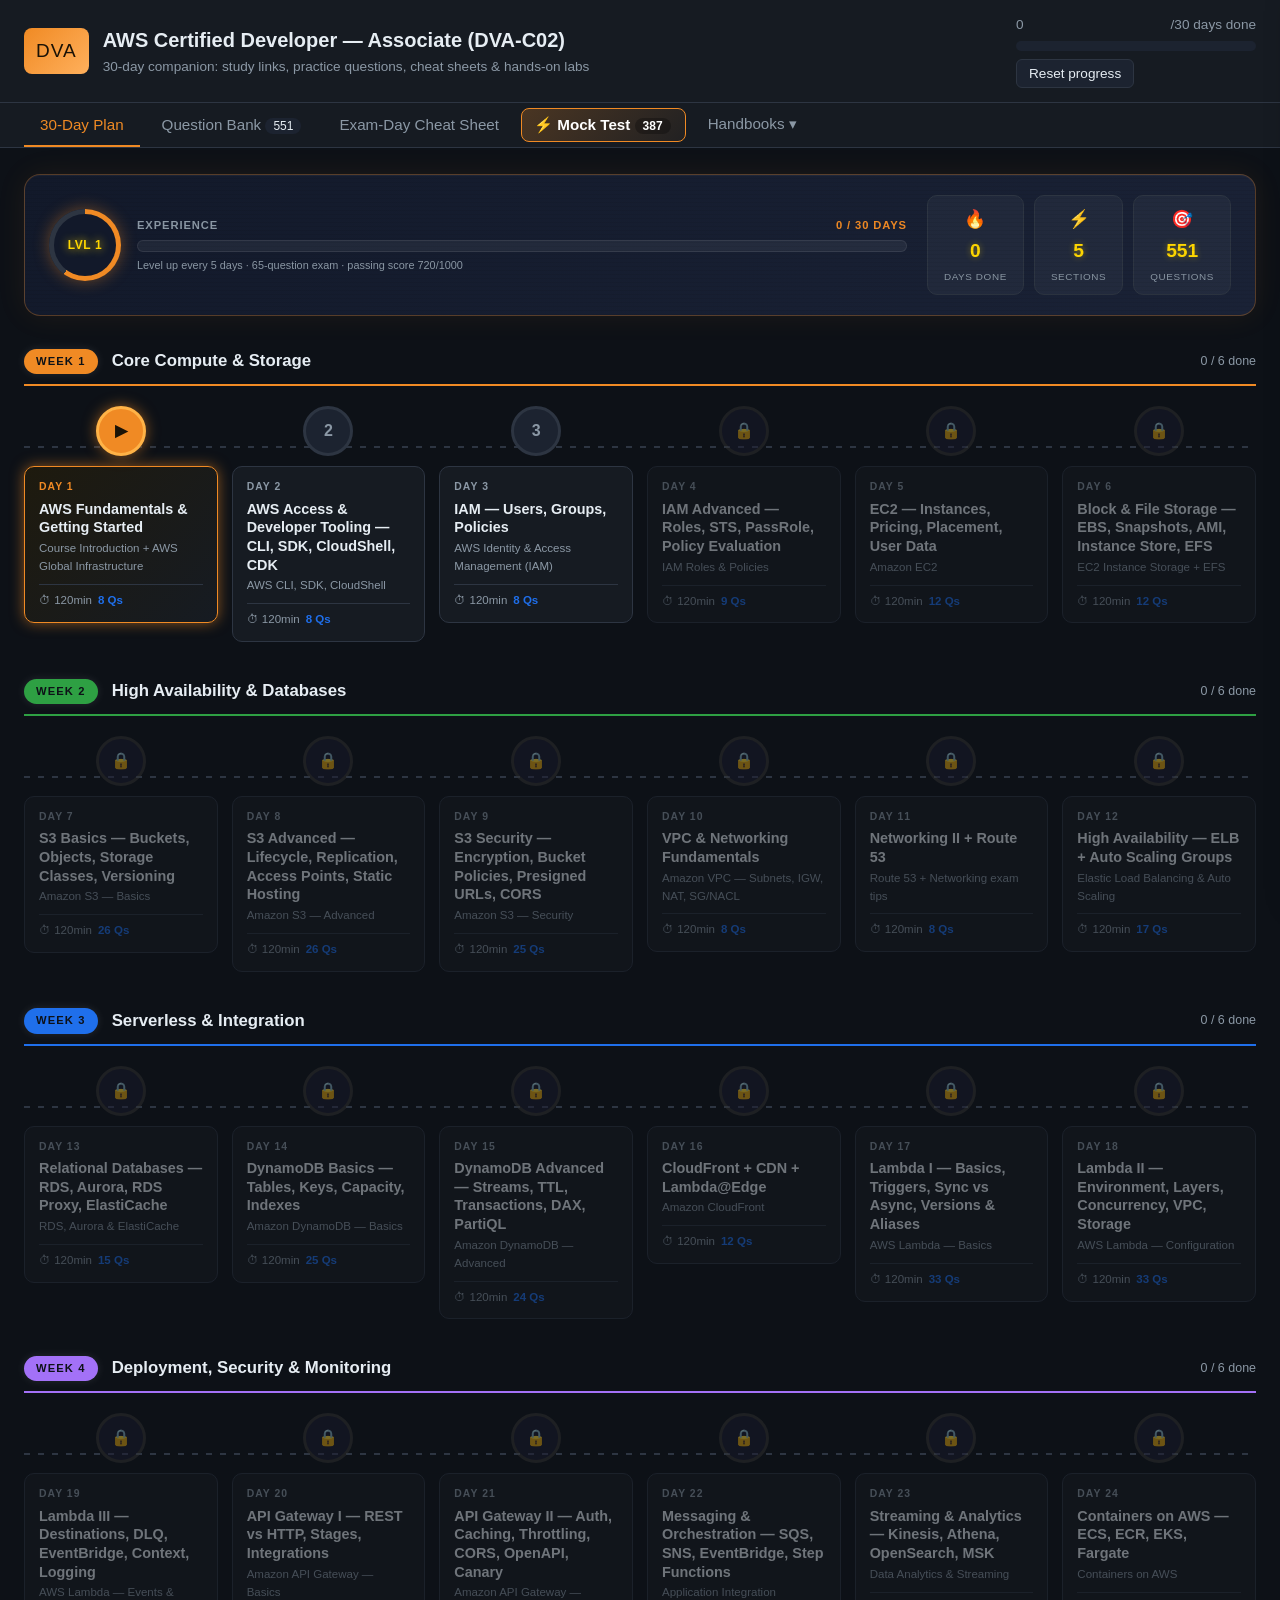
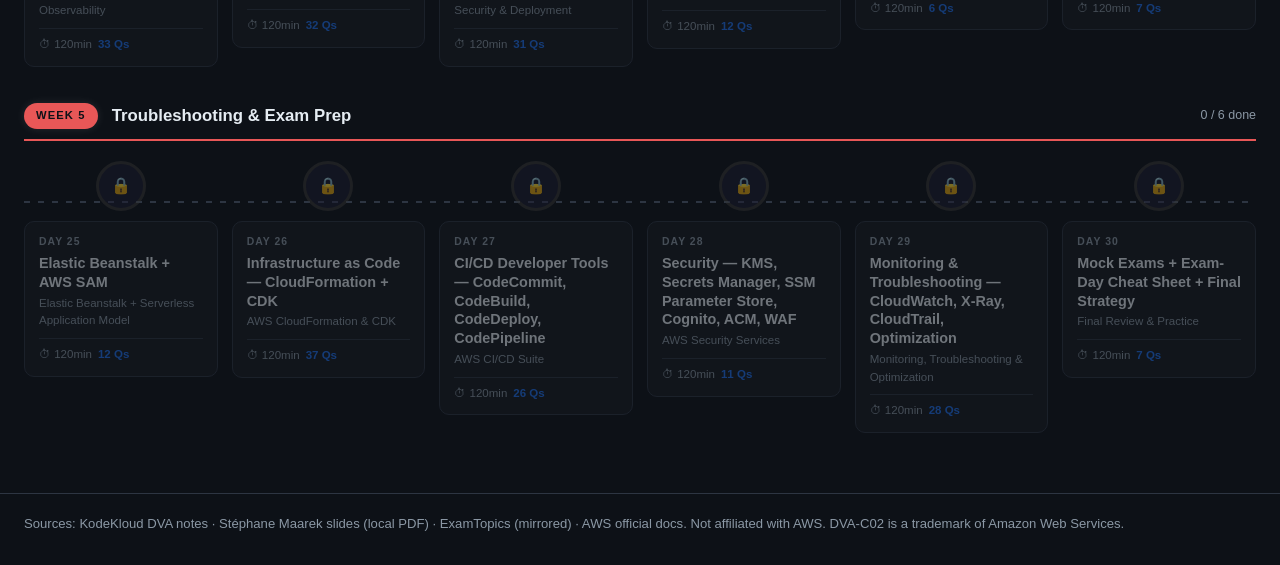
<file: index.html>
<!DOCTYPE html>
<html lang="en">
<head>
<meta charset="UTF-8">
<meta name="viewport" content="width=device-width, initial-scale=1.0">
<title>AWS DVA-C02 Prep Companion</title>
<link rel="stylesheet" href="css/style.css">
</head>
<body>
<div class="sticky-head">
<header class="site-header">
  <div class="container">
    <div class="brand">
      <button id="logoHome" class="logo" title="Go to home">DVA</button>
      <div>
        <h1>AWS Certified Developer — Associate (DVA-C02)</h1>
        <p class="tagline">30-day companion: study links, practice questions, cheat sheets &amp; hands-on labs</p>
      </div>
    </div>
    <div class="progress-block">
      <div class="progress-label"><span id="doneCount">0</span>/30 days done</div>
      <div class="progress-track"><div id="progressBar" class="progress-fill"></div></div>
      <button id="resetBtn" class="btn-ghost" title="Clear all progress">Reset progress</button>
    </div>
  </div>
</header>

<nav class="main-nav">
  <div class="container">
    <button class="nav-btn active" data-view="plan">30-Day Plan</button>
    <button class="nav-btn" data-view="bank">Question Bank <span class="badge q-badge-count"></span></button>
    <button class="nav-btn" data-view="cheatsheet">Exam-Day Cheat Sheet</button>
    <button class="nav-btn" data-view="mock">Mock Test <span class="badge mock-badge-count"></span></button>
    <!-- Handbooks dropdown -->
    <div class="nav-handbook-dropdown" id="handbookDropdown">
      <button class="nav-btn nav-handbook-toggle" id="handbookToggle">Handbooks ▾</button>
      <div class="nav-handbook-menu" id="handbookMenu">
        <a href="site/index.html">CodePipeline Handbook</a>
      </div>
    </div>
  </div>
</nav>
</div>

<main class="container">

  <!-- PLAN VIEW -->
  <section id="view-plan" class="view active">

    <!-- Gaming HUD: XP bar + level + streak -->
    <div class="game-hud">
      <div class="hud-left">
        <div class="hud-level-wrap">
          <div class="hud-level-ring">
            <span id="playerLevel" class="hud-level-text">LVL 1</span>
          </div>
        </div>
        <div class="hud-xp-wrap">
          <div class="hud-xp-label">
            <span>EXPERIENCE</span>
            <span id="xpText" class="hud-xp-num">0 / 30 days</span>
          </div>
          <div class="hud-xp-track">
            <div id="xpBarFill" class="hud-xp-fill"></div>
          </div>
          <div class="hud-xp-sublabel">Level up every 5 days · 65-question exam · passing score 720/1000</div>
        </div>
      </div>
      <div class="hud-right">
        <div class="hud-stat-card">
          <span class="hud-stat-icon">🔥</span>
          <span class="hud-stat-value" id="streakCount">0</span>
          <span class="hud-stat-label">Days Done</span>
        </div>
        <div class="hud-stat-card">
          <span class="hud-stat-icon">⚡</span>
          <span class="hud-stat-value" id="chapterCount">5</span>
          <span class="hud-stat-label">Sections</span>
        </div>
        <div class="hud-stat-card">
          <span class="hud-stat-icon">🎯</span>
          <span class="hud-stat-value q-badge-count"></span>
          <span class="hud-stat-label">Questions</span>
        </div>
      </div>
    </div>

    <div id="planGrid" class="plan-milestone-grid"></div>
  </section>

  <!-- DAY DETAIL VIEW -->
  <section id="view-day" class="view">
    <div id="dayDetail"></div>
  </section>

  <!-- BANK VIEW -->
  <section id="view-bank" class="view">
    <div class="bank-toolbar bank-toolbar-sticky">
      <select id="bankServiceFilter">
        <option value="">All AWS services</option>
      </select>
      <button id="bankBadgeToggle" class="btn-toolbar-toggle">🏷 Hide Service</button>
      <div class="bank-jump-group">
        <input type="number" id="bankJump" placeholder="Q #" min="1" max="551">
        <button id="bankJumpBtn" class="btn-jump">Go</button>
      </div>
    </div>

    <div id="questionList" class="question-list"></div>
  </section>

  <!-- CHEAT SHEET VIEW -->
  <section id="view-cheatsheet" class="view">
    <div class="view-head">
      <h2>Exam-Day Cheat Sheet</h2>
      <p class="muted">One consolidated page for last-minute review — print it, save it, revise it the morning of the exam.</p>
    </div>
    <div id="cheatContent" class="cheat-content"></div>
  </section>

  <!-- MOCK TEST VIEW -->
  <section id="view-mock" class="view">
    <div id="mockRoot" class="mock-root"></div>
  </section>
</main>

<footer class="site-footer">
  <div class="container">
    <p>Sources: KodeKloud DVA notes · Stéphane Maarek slides (local PDF) · ExamTopics (mirrored) · AWS official docs. <span class="muted">Not affiliated with AWS. DVA-C02 is a trademark of Amazon Web Services.</span></p>
  </div>
</footer>

<!-- Study note reader overlay -->
<div id="noteReader" class="note-reader" hidden>
  <div class="note-reader-bar">
    <button class="back-btn" id="noteBack">← Back to plan</button>
    <span id="noteTitle" class="note-reader-title"></span>
  </div>
  <div class="note-reader-body" id="noteBody"></div>
</div>

<!-- Answer Modal -->
<div id="answerModalOverlay" class="modal-overlay"></div>
<div id="answerModal" class="answer-modal">
  <div class="modal-header">
    <span class="modal-title">Explanation &amp; Discussion</span>
    <button id="answerModalClose" class="modal-close" aria-label="Close">✕</button>
  </div>
  <div id="answerModalBody" class="modal-body"></div>
</div>

<script src="data/plan.js"></script>
<script src="data/questions.js"></script>
<script src="data/daynotes.js"></script>
<script src="data/diagrams.js"></script>
<script src="data/notion.js"></script>
<script src="data/whitepapers.js"></script>
<script src="data/enrich.js"></script>
<script src="data/mocktests.js"></script>
<script src="js/app.js"></script>
<script src="js/mock.js"></script>
</body>
</html>
</file>
<file: css/style.css>
/* ════════════════════════════════════════════════════════════
   DVA-C02 Prep Companion — Main Stylesheet
   Gaming milestone theme + virtual-scroll bank
   ════════════════════════════════════════════════════════════ */

/* ── Design tokens ─────────────────────────────────────────── */
:root {
  --bg:       #0d1117;
  --bg-2:     #161b22;
  --bg-3:     #1c2330;
  --border:   #2d3542;
  --text:     #e6edf3;
  --muted:    #8b98a5;
  --accent:   #f08a24;
  --accent-2: #2ea043;
  --accent-3: #1f6feb;
  --warn:     #d29922;
  --danger:   #d1242f;
  --radius:   10px;
  --shadow:   0 2px 10px rgba(0,0,0,.35);

  /* gaming palette */
  --gold:     #ffd700;
  --gold-dim: rgba(255,215,0,.12);
  --xp:       linear-gradient(90deg, #f08a24, #ffb347, #f08a24);
  --done-glow: 0 0 12px rgba(46,160,67,.45);
  --active-glow: 0 0 14px rgba(240,138,36,.55);
}

/* ── Reset & base ──────────────────────────────────────────── */
*, *::before, *::after { box-sizing: border-box; margin: 0; padding: 0; }
html { scroll-behavior: smooth; }
body {
  font-family: Helvetica, "Helvetica Neue", Arial, sans-serif;
  background: var(--bg);
  color: var(--text);
  line-height: 1.55;
  font-size: 19px;
}
.container { max-width: 1800px; margin: 0 auto; padding: 0 24px; }
.muted { color: var(--muted); }
a { color: var(--accent-3); text-decoration: none; }
a:hover { text-decoration: underline; }
code { background: var(--bg-3); padding: 1px 5px; border-radius: 4px; font-size: .9em; }

/* ── Site header ───────────────────────────────────────────── */
.sticky-head {
  position: sticky; top: 0; z-index: 20;
}
.site-header {
  background: var(--bg-2);
  border-bottom: 1px solid var(--border);
}
.site-header .container {
  display: flex; align-items: center; justify-content: space-between;
  gap: 20px; flex-wrap: wrap; padding-top: 14px; padding-bottom: 14px;
}
.brand { display: flex; align-items: center; gap: 14px; }
.logo {
  background: linear-gradient(135deg, var(--accent), #ffb05c);
  color: #1a1206; font-weight: 800; padding: 8px 12px;
  border-radius: 8px; letter-spacing: 1px;
  border: none; cursor: pointer; font: inherit;
  transition: transform .12s, filter .12s;
}
.logo:hover { filter: brightness(1.1); transform: scale(1.04); }
.logo:active { transform: scale(.98); }
.brand h1 { font-size: 1.25rem; }
.tagline { color: var(--muted); font-size: .85rem; }
.progress-block { min-width: 240px; }
.progress-label {
  display: flex; justify-content: space-between;
  font-size: .85rem; color: var(--muted); margin-bottom: 6px;
}
.progress-track { height: 10px; background: var(--bg-3); border-radius: 6px; overflow: hidden; }
.progress-fill {
  height: 100%; width: 0%;
  background: linear-gradient(90deg, var(--accent-2), #3fb950);
  transition: width .4s ease;
}
.btn-ghost {
  background: var(--bg-3); color: var(--text);
  border: 1px solid var(--border); border-radius: 6px;
  padding: 6px 12px; cursor: pointer; font-size: .85rem; margin-top: 8px;
}
.btn-ghost:hover { background: var(--border); }

/* ── Nav ───────────────────────────────────────────────────── */
.main-nav {
  background: var(--bg-2);
  border-bottom: 1px solid var(--border);
}
.main-nav .container { display: flex; gap: 6px; flex-wrap: wrap; }
.nav-btn {
  background: none; border: none; color: var(--muted);
  padding: 12px 16px; cursor: pointer; font-size: .95rem;
  border-bottom: 2px solid transparent;
}
.nav-btn:hover { color: var(--text); }
.nav-btn.active { color: var(--accent); border-bottom-color: var(--accent); }

/* Mock Test — attention-drawing animated pill */
.nav-btn[data-view="mock"] {
  position: relative; overflow: hidden;
  align-self: center;
  color: #fff; font-weight: 700;
  padding: 7px 14px 7px 12px;
  border: 1px solid var(--accent); border-radius: 8px;
  background: linear-gradient(135deg, rgba(240,138,36,.24), rgba(240,138,36,.05));
  animation: mockPulse 2.4s ease-in-out infinite;
}
.nav-btn[data-view="mock"]::before { content: "⚡ "; }
.nav-btn[data-view="mock"]::after {
  content: ""; position: absolute; top: 0; left: -60%; width: 45%; height: 100%;
  background: linear-gradient(100deg, transparent, rgba(255,255,255,.38), transparent);
  transform: skewX(-18deg); pointer-events: none;
  animation: mockSheen 3.4s ease-in-out infinite;
}
.nav-btn[data-view="mock"]:hover {
  color: #fff;
  background: linear-gradient(135deg, rgba(240,138,36,.36), rgba(240,138,36,.12));
}
.nav-btn[data-view="mock"] .badge { background: rgba(0,0,0,.28); color: #fff; }
@keyframes mockPulse {
  0%, 100% { box-shadow: 0 0 0 1px rgba(240,138,36,.45), 0 0 8px rgba(240,138,36,.30); }
  50%      { box-shadow: 0 0 0 1px rgba(240,138,36,.90), 0 0 17px rgba(240,138,36,.65); }
}
@keyframes mockSheen {
  0%   { left: -60%; }
  55%  { left: 130%; }
  100% { left: 130%; }
}
@media (prefers-reduced-motion: reduce) {
  .nav-btn[data-view="mock"] { animation: none; }
  .nav-btn[data-view="mock"]::after { display: none; }
}
.badge {
  background: var(--bg-3); border-radius: 10px;
  padding: 1px 8px; font-size: .75rem; color: var(--text);
}

/* ── Views ─────────────────────────────────────────────────── */
.view { display: none; padding: 26px 0 60px; }
.view.active { display: block; }
.view-head { margin-bottom: 22px; }
.view-head h2 { font-size: 1.6rem; margin-bottom: 6px; }
.view-head .muted { font-size: .92rem; }

/* ════════════════════════════════════════════════════════════
   GAMING HUD — XP BAR, LEVEL RING, STAT CARDS
   ════════════════════════════════════════════════════════════ */
.game-hud {
  display: flex; align-items: center; justify-content: space-between;
  gap: 20px; flex-wrap: wrap;
  background: linear-gradient(135deg, #12192a 0%, #1a2236 100%);
  border: 1px solid rgba(240,138,36,.3);
  border-radius: 16px;
  padding: 20px 24px;
  margin-bottom: 32px;
  box-shadow: 0 0 30px rgba(240,138,36,.08), inset 0 1px 0 rgba(255,255,255,.04);
  position: relative; overflow: hidden;
}
/* subtle scanline texture */
.game-hud::before {
  content: "";
  position: absolute; inset: 0;
  background: repeating-linear-gradient(
    transparent, transparent 3px,
    rgba(0,0,0,.06) 3px, rgba(0,0,0,.06) 4px
  );
  pointer-events: none;
}

.hud-left {
  display: flex; align-items: center; gap: 16px; flex: 1; min-width: 260px;
}

/* Level ring */
.hud-level-wrap { flex-shrink: 0; }
.hud-level-ring {
  width: 72px; height: 72px; border-radius: 50%;
  background: conic-gradient(var(--accent) 0%, var(--accent) 60%, #2d3542 60%);
  display: flex; align-items: center; justify-content: center;
  box-shadow: 0 0 16px rgba(240,138,36,.4);
  position: relative;
}
.hud-level-ring::before {
  content: "";
  position: absolute; inset: 5px; border-radius: 50%;
  background: #12192a;
}
.hud-level-text {
  position: relative; z-index: 1;
  font-weight: 900; font-size: .75rem; letter-spacing: .05em;
  color: var(--gold); text-shadow: 0 0 8px var(--gold);
}

/* XP bar */
.hud-xp-wrap { flex: 1; }
.hud-xp-label {
  display: flex; justify-content: space-between;
  font-size: .7rem; font-weight: 700;
  text-transform: uppercase; letter-spacing: .08em; color: var(--muted);
  margin-bottom: 6px;
}
.hud-xp-num { color: var(--accent); }
.hud-xp-track {
  height: 12px; background: rgba(255,255,255,.06);
  border-radius: 8px; overflow: hidden;
  border: 1px solid rgba(255,255,255,.08);
}
.hud-xp-fill {
  height: 100%; width: 0%;
  background: var(--xp);
  background-size: 200% 100%;
  border-radius: 8px;
  transition: width .5s ease;
  animation: xp-shimmer 2.5s linear infinite;
  box-shadow: 0 0 8px rgba(240,138,36,.5);
}
@keyframes xp-shimmer {
  0%   { background-position: 0% 0%; }
  100% { background-position: 200% 0%; }
}
.hud-xp-sublabel { font-size: .68rem; color: var(--muted); margin-top: 5px; }

/* Stat cards */
.hud-right {
  display: flex; gap: 10px; flex-wrap: wrap;
}
.hud-stat-card {
  background: rgba(255,255,255,.04);
  border: 1px solid var(--border);
  border-radius: 10px;
  padding: 10px 16px;
  text-align: center;
  min-width: 72px;
  display: flex; flex-direction: column; align-items: center; gap: 3px;
}
.hud-stat-icon { font-size: 1.1rem; }
.hud-stat-value {
  font-size: 1.2rem; font-weight: 800; color: var(--gold);
  text-shadow: 0 0 6px rgba(255,215,0,.4);
}
.hud-stat-label {
  font-size: .62rem; text-transform: uppercase; letter-spacing: .06em; color: var(--muted);
}

/* ════════════════════════════════════════════════════════════
   MILESTONE PATH — QUEST CHAPTERS + NODES
   ════════════════════════════════════════════════════════════ */
.plan-milestone-grid { display: flex; flex-direction: column; gap: 36px; }

/* Chapter (= week) section */
.quest-chapter { }
.quest-chapter-head {
  display: flex; align-items: center; gap: 14px;
  margin-bottom: 20px;
  padding-bottom: 10px;
  border-bottom: 2px solid var(--w-color, var(--accent));
  position: relative;
}
.quest-chapter-badge {
  background: var(--w-color, var(--accent));
  color: #0d1117; font-size: .7rem; font-weight: 800;
  letter-spacing: .1em; text-transform: uppercase;
  border-radius: 20px; padding: 4px 12px;
  box-shadow: 0 0 10px rgba(255,255,255,.1);
}
.quest-chapter-title {
  font-size: 1.05rem; font-weight: 700; color: var(--text);
}
.quest-chapter-days {
  margin-left: auto; font-size: .78rem; color: var(--muted);
}

/* Scrollable horizontal path of milestones */
.milestone-path {
  display: grid;
  grid-template-columns: repeat(auto-fill, minmax(190px, 1fr));
  gap: 14px;
  position: relative;
}
/* subtle connecting line beneath the grid */
.milestone-path::before {
  content: "";
  position: absolute;
  top: 40px; left: 0; right: 0;
  height: 2px;
  background: repeating-linear-gradient(
    90deg,
    var(--border) 0, var(--border) 6px,
    transparent 6px, transparent 14px
  );
  pointer-events: none;
  z-index: 0;
}

/* Single milestone node */
.milestone-node {
  position: relative; z-index: 1;
  display: flex; flex-direction: column; align-items: center;
  cursor: pointer;
  transition: transform .15s ease;
}
.milestone-node:hover:not(.ms-locked) { transform: translateY(-4px); }

/* Badge circle at top */
.ms-badge {
  width: 50px; height: 50px; border-radius: 50%;
  display: flex; align-items: center; justify-content: center;
  font-size: 1rem; font-weight: 800; margin-bottom: 10px;
  flex-shrink: 0;
  transition: box-shadow .2s ease;
  border: 3px solid transparent;
  position: relative; z-index: 1;
}
.ms-icon { line-height: 1; }

/* Card below badge */
.ms-card {
  background: var(--bg-2); border: 1px solid var(--border);
  border-radius: var(--radius); padding: 12px 14px; width: 100%;
  text-align: left; position: relative;
  transition: border-color .15s ease, box-shadow .15s ease;
}

.ms-day-label {
  font-size: .65rem; font-weight: 800; letter-spacing: .1em;
  text-transform: uppercase; color: var(--muted); margin-bottom: 4px;
}
.ms-title { font-weight: 700; font-size: .9rem; margin-bottom: 3px; line-height: 1.3; }
.ms-module { font-size: .72rem; color: var(--muted); margin-bottom: 8px; }
.ms-footer {
  display: flex; align-items: center; gap: 6px; flex-wrap: wrap;
  border-top: 1px solid var(--border); padding-top: 7px; font-size: .72rem;
}
.ms-time { color: var(--muted); }
.ms-qs { color: var(--accent-3); font-weight: 600; }
.ms-xp {
  margin-left: auto; background: var(--gold-dim);
  color: var(--gold); border-radius: 10px; padding: 1px 7px;
  font-weight: 700; border: 1px solid rgba(255,215,0,.25);
}

/* ── State: DONE ── */
.ms-done .ms-badge {
  background: var(--accent-2);
  border-color: #3fb950;
  box-shadow: var(--done-glow);
  color: #fff;
}
.ms-done .ms-card {
  border-color: var(--accent-2);
  box-shadow: var(--done-glow);
}
.ms-done .ms-day-label { color: var(--accent-2); }
.ms-done::after {
  content: "COMPLETE";
  position: absolute; top: 6px; right: 8px;
  font-size: .58rem; font-weight: 800; letter-spacing: .08em;
  color: var(--accent-2); opacity: .7;
}

/* ── State: ACTIVE (next quest) ── */
.ms-active .ms-badge {
  background: var(--accent);
  border-color: #ffb347;
  box-shadow: var(--active-glow);
  color: #1a1206;
  animation: pulse-badge 1.8s ease-in-out infinite;
}
.ms-active .ms-card {
  border-color: var(--accent);
  box-shadow: var(--active-glow);
  background: linear-gradient(135deg, #1e1a0e 0%, var(--bg-2) 100%);
}
.ms-active .ms-day-label { color: var(--accent); }
@keyframes pulse-badge {
  0%, 100% { box-shadow: var(--active-glow); }
  50%       { box-shadow: 0 0 22px rgba(240,138,36,.8); }
}

/* ── State: OPEN (unlocked) ── */
.ms-open .ms-badge {
  background: var(--bg-3);
  border-color: var(--border);
  color: var(--muted);
}
.ms-open .ms-card { border-color: var(--border); }
.ms-open:hover .ms-badge { border-color: var(--accent-3); color: var(--accent-3); }
.ms-open:hover .ms-card  { border-color: var(--accent-3); box-shadow: 0 0 10px rgba(31,111,235,.2); }

/* ── State: LOCKED ── */
.ms-locked {
  cursor: default; opacity: .45; pointer-events: none;
}
.ms-locked .ms-badge {
  background: #1a1a2e;
  border-color: #333;
  color: #444;
}

/* ════════════════════════════════════════════════════════════
   DAY DETAIL
   ════════════════════════════════════════════════════════════ */
.back-btn {
  background: none; border: 1px solid var(--border); color: var(--muted);
  padding: 8px 14px; border-radius: 8px; cursor: pointer; margin-bottom: 18px; font-size: .9rem;
}
.back-btn:hover { color: var(--text); }
.day-head {
  background: var(--bg-2); border: 1px solid var(--border);
  border-radius: var(--radius); padding: 20px; margin-bottom: 18px;
}
.day-head h2 { font-size: 1.4rem; margin-bottom: 4px; }
.day-head .module { color: var(--accent); font-size: .9rem; }
.day-head .goal { color: var(--muted); margin-top: 8px; font-size: .92rem; }
.session-breakdown { display: flex; gap: 10px; flex-wrap: wrap; margin-top: 14px; }
.session-chip {
  background: var(--bg-3); border-radius: 20px; padding: 5px 12px;
  font-size: .8rem; color: var(--text);
}
.session-chip b { color: var(--accent); }
.mark-done { margin-top: 14px; }

/* Tabs */
.tabs {
  display: flex; gap: 4px; border-bottom: 1px solid var(--border);
  margin-bottom: 20px; flex-wrap: wrap;
}
.tab-btn {
  background: none; border: none; color: var(--muted);
  padding: 10px 18px; cursor: pointer; font-size: .95rem;
  border-bottom: 2px solid transparent;
}
.tab-btn:hover { color: var(--text); }
.tab-btn.active { color: var(--accent); border-bottom-color: var(--accent); font-weight: 600; }
.tab-panel { display: none; }
.tab-panel.active { display: block; animation: fade .2s ease; }
@keyframes fade { from { opacity: 0; transform: translateY(4px); } to { opacity: 1; } }

/* Panel cards */
.panel-card {
  background: var(--bg-2); border: 1px solid var(--border);
  border-radius: var(--radius); padding: 18px; margin-bottom: 14px;
}
.panel-card h3 { margin-bottom: 10px; font-size: 1.05rem; }

.link-list { list-style: none; }
.link-list li { padding: 9px 0; border-bottom: 1px dashed var(--border); }
.link-list li:last-child { border-bottom: none; }
.link-list .label { font-weight: 600; display: block; }
.link-list .note { color: var(--muted); font-size: .82rem; }
.link-list a .label { color: var(--accent-3); }

.cheat-list { list-style: none; counter-reset: cheat; }
.cheat-list li { position: relative; padding: 8px 0 8px 34px; border-bottom: 1px dashed var(--border); }
.cheat-list li:last-child { border-bottom: none; }
.cheat-list li::before {
  counter-increment: cheat; content: counter(cheat);
  position: absolute; left: 0; top: 9px;
  background: var(--bg-3); color: var(--accent);
  width: 24px; height: 24px; border-radius: 6px; font-size: .75rem;
  display: flex; align-items: center; justify-content: center; font-weight: 700;
}

.hands-list { list-style: none; }
.hands-list li { padding: 9px 0 9px 30px; position: relative; border-bottom: 1px dashed var(--border); }
.hands-list li:last-child { border-bottom: none; }
.hands-list li::before { content: "→"; position: absolute; left: 0; color: var(--accent-2); font-weight: 700; }

.empty-note { color: var(--warn); font-size: .9rem; }
.no-data { color: var(--muted); font-style: italic; }

/* Memory hooks */
.memory-hooks { border-color: var(--accent); }
.memory-hooks h3 { color: var(--accent); }
.cheat-list.hooks li::before {
  background: rgba(240,138,36,.15); color: var(--accent);
  border: 1px solid rgba(240,138,36,.4);
}
.cheat-list.hooks li { padding-left: 38px; }

/* Cheat sheet page */
.cheat-content .panel-card h3 { color: var(--accent); }
.cheat-content .panel-card p { color: var(--muted); }
.cheat-master { border-color: var(--accent); }
.cheat-week-count { color: var(--muted); font-weight: 400; font-size: .8rem; }
.cheat-day {
  margin: 16px 0 4px; padding-left: 9px; font-size: .9rem; font-weight: 700;
  color: var(--accent-3); border-left: 3px solid var(--accent-3);
}
.cheat-day:first-of-type { margin-top: 2px; }

/* ════════════════════════════════════════════════════════════
   QUESTION CARDS
   ════════════════════════════════════════════════════════════ */
.question-card {
  background: var(--bg-2); border: 1px solid var(--border);
  border-radius: var(--radius); padding: 18px; margin-bottom: 16px;
  contain: content; /* important: help browser optimize reflow */
}
.q-meta {
  display: flex; gap: 10px; align-items: center;
  flex-wrap: wrap; margin-bottom: 8px; font-size: .92rem;
}
.q-num { font-weight: 700; color: var(--accent-3); }
.q-seq {
  font-weight: 800; font-size: .82rem; letter-spacing: .02em;
  background: var(--accent); color: #fff;
  border-radius: 12px; padding: 2px 10px;
}
.q-service {
  font-size: .88rem; background: var(--bg-3); border: 1px solid var(--border);
  border-radius: 12px; padding: 2px 10px; color: var(--muted); margin-left: 8px;
}
.q-text { font-size: 1.22rem; margin-bottom: 12px; white-space: pre-line; }
.q-options { display: flex; flex-direction: column; gap: 6px; }

/* Option buttons — all styling here, no .option class */
.q-opt-btn {
  width: 100%; text-align: left; font: inherit; color: inherit;
  background: none; cursor: pointer;
  display: flex; gap: 10px; align-items: flex-start;
  padding: 9px 12px; border-radius: 8px; border: 1px solid var(--border);
  transition: border-color .12s, background .12s;
}
.q-opt-btn:hover:not(:disabled) { border-color: var(--accent-3); background: rgba(88,166,255,.06); }
.q-opt-btn:focus-visible { outline: 2px solid var(--accent-3); outline-offset: 2px; }
.q-opt-btn:disabled { cursor: default; }

.opt-letter { font-weight: 700; color: var(--accent-3); min-width: 22px; flex-shrink: 0; }
.opt-text   { font-size: 1.12rem; line-height: 1.5; white-space: pre-line; }
.q-quote { font-weight: 700; }

/* Inline correct / wrong highlight on options */
.q-opt-btn.opt-correct { border-color: var(--accent-2); background: rgba(46,160,67,.10); }
.q-opt-btn.opt-correct .opt-letter { color: var(--accent-2); }
.q-opt-btn.opt-wrong   { border-color: var(--danger);    background: rgba(209,36,47,.10); }
.q-opt-btn.opt-wrong   .opt-letter { color: var(--danger); }

/* Inline result strip injected after .q-options */
.q-inline-result {
  display: flex; flex-wrap: wrap; align-items: center; gap: 10px;
  margin-top: 12px; padding: 10px 14px; border-radius: 8px;
  font-size: 1.05rem; font-weight: 600;
}
.q-inline-result.is-correct {
  background: rgba(46,160,67,.10); border: 1px solid var(--accent-2); color: var(--accent-2);
}
.q-inline-result.is-wrong {
  background: rgba(209,36,47,.09); border: 1px solid var(--danger); color: #f07b84;
}
.q-inline-icon { font-size: 1rem; }
.btn-explanation {
  margin-left: auto;
  background: var(--bg-3); color: var(--text);
  border: 1px solid var(--border); border-radius: 7px;
  padding: 5px 13px; font: inherit; font-size: .82rem; font-weight: 600;
  cursor: pointer; white-space: nowrap;
  transition: border-color .15s, background .15s;
}
.btn-explanation:hover { border-color: var(--accent-3); background: rgba(31,111,235,.1); color: var(--accent-3); }

/* Group the action buttons on the right of the result strip */
.q-inline-actions {
  margin-left: auto; display: flex; align-items: center; gap: 8px; flex-wrap: wrap;
}
.q-inline-actions .btn-explanation { margin-left: 0; }

/* "Copy for LLM" button — copies a detailed exam-tutor prompt to the clipboard */
.btn-copy-llm {
  background: var(--bg-3); color: var(--text);
  border: 1px solid var(--border); border-radius: 7px;
  padding: 5px 13px; font: inherit; font-size: .82rem; font-weight: 600;
  cursor: pointer; white-space: nowrap;
  transition: border-color .15s, background .15s, color .15s;
}
.btn-copy-llm:hover { border-color: var(--accent-4, #a371f7); background: rgba(163,113,247,.12); color: var(--accent-4, #a371f7); }
.btn-copy-llm.copied {
  border-color: var(--accent-2); background: rgba(46,160,67,.14); color: var(--accent-2);
}

/* Prevent re-answer styling after submit */
.q-answered .q-opt-btn { pointer-events: none; }

/* Jump highlight */
.highlight-jump { animation: jumpFlash 1.6s ease; border-color: var(--accent) !important; }
@keyframes jumpFlash {
  0%   { box-shadow: 0 0 0 3px rgba(240,138,36,.6); }
  100% { box-shadow: none; }
}

/* ════════════════════════════════════════════════════════════
   BANK VIEW
   ════════════════════════════════════════════════════════════ */
#view-bank {
  /* Break out of the 1100px container so the bank uses near full width */
  margin-left: calc(50% - 50vw);
  margin-right: calc(50% - 50vw);
  padding-left: clamp(10px, 1.5vw, 24px);
  padding-right: clamp(10px, 1.5vw, 24px);
}
#view-bank > * {
  max-width: 2200px;
  margin-left: auto;
  margin-right: auto;
}
.bank-toolbar {
  display: flex; gap: 10px; flex-wrap: wrap; align-items: center; margin-bottom: 14px;
}
.bank-toolbar-sticky {
  position: sticky;
  top: var(--sticky-head-h, 168px); /* below sticky header + nav */
  z-index: 9;
  background: var(--bg-2);
  border-bottom: 1px solid var(--border);
  border-top: 1px solid var(--border);
  margin-left: calc(-1 * clamp(10px, 1.5vw, 24px));
  margin-right: calc(-1 * clamp(10px, 1.5vw, 24px));
  margin-bottom: 18px;
  padding: 10px clamp(10px, 1.5vw, 24px);
  max-width: none;
}
.bank-toolbar input[type=search],
.bank-toolbar select {
  background: var(--bg-2); color: var(--text); border: 1px solid var(--border);
  border-radius: 8px; padding: 9px 12px; font-size: .9rem;
}
.bank-toolbar input[type=search] { flex: 1; min-width: 200px; }
.bank-toolbar select { min-width: 180px; }
.bank-jump-group { display: flex; align-items: center; gap: 6px; }

/* Service badge toggle button */
.btn-toolbar-toggle {
  background: var(--bg-2); color: var(--muted);
  border: 1px solid var(--border); border-radius: 8px;
  padding: 9px 14px; font: inherit; font-size: .88rem; font-weight: 600;
  cursor: pointer; white-space: nowrap;
  transition: border-color .15s, color .15s, background .15s;
}
.btn-toolbar-toggle:hover { border-color: var(--accent-3); color: var(--text); }
.btn-toolbar-toggle.active {
  background: rgba(31,111,235,.12); border-color: var(--accent-3); color: var(--accent-3);
}

/* Hide service badge when toggle is active */
#questionList.hide-service-badge .q-service { display: none; }
#bankJump {
  background: var(--bg-2); color: var(--text); border: 1px solid var(--border);
  border-radius: 8px; padding: 9px 10px; font-size: .9rem; width: 84px;
}
.btn-jump {
  background: var(--accent); color: #1a1206; border: none;
  border-radius: 8px; padding: 9px 14px; font-weight: 700;
  cursor: pointer; font-size: .88rem;
}
.btn-jump:hover { filter: brightness(1.08); }
.bank-stats {
  font-size: .82rem; color: var(--muted); margin-bottom: 12px;
  padding: 6px 10px; background: var(--bg-3);
  border-radius: 6px; border: 1px solid var(--border);
  display: inline-block;
}

/* Virtual scroll sentinel + end marker */
.bank-sentinel { height: 1px; }
.bank-end-marker {
  text-align: center; padding: 20px;
  color: var(--accent-2); font-size: .85rem; font-weight: 600;
}

/* ════════════════════════════════════════════════════════════
   ANSWER MODAL (slide-in from right)
   ════════════════════════════════════════════════════════════ */
body.modal-open { overflow: hidden; }
.modal-overlay {
  position: fixed; inset: 0; z-index: 1000;
  background: rgba(0,0,0,.55);
  opacity: 0; visibility: hidden;
  transition: opacity .22s ease, visibility .22s ease;
}
.modal-overlay.show { opacity: 1; visibility: visible; }
.answer-modal {
  position: fixed; top: 0; right: 0; bottom: 0; z-index: 1001;
  width: min(540px, 100vw); background: var(--bg-2);
  border-left: 1px solid var(--border); box-shadow: -8px 0 30px rgba(0,0,0,.45);
  transform: translateX(105%); transition: transform .25s ease;
  display: flex; flex-direction: column;
}
.answer-modal.open { transform: translateX(0); }
.modal-header {
  display: flex; align-items: center; justify-content: space-between;
  padding: 14px 18px; border-bottom: 1px solid var(--border); background: var(--bg-3);
}
.modal-title { font-weight: 700; font-size: .95rem; }
.modal-close {
  background: none; border: none; color: var(--muted); font-size: 1.15rem;
  cursor: pointer; padding: 4px 8px; border-radius: 6px; line-height: 1;
}
.modal-close:hover { color: var(--text); background: var(--border); }
.modal-body { flex: 1; overflow-y: auto; padding: 18px; }
.modal-q-header { display: flex; align-items: center; gap: 8px; flex-wrap: wrap; margin-bottom: 10px; }
.modal-q-num { font-weight: 800; color: var(--accent); font-size: .85rem; }
.modal-q-svc {
  font-size: .72rem; background: var(--bg-3); border: 1px solid var(--border);
  border-radius: 12px; padding: 2px 8px; color: var(--muted);
}
.modal-q-text { font-size: 1.18rem; line-height: 1.5; margin-bottom: 14px; white-space: pre-line; }
.modal-options { display: flex; flex-direction: column; gap: 8px; }
.modal-option {
  display: flex; gap: 10px; align-items: flex-start;
  border: 1px solid var(--border); border-radius: 8px; padding: 10px 12px;
  cursor: pointer; transition: border-color .15s, background .15s;
}
.modal-option:hover        { border-color: var(--accent-3); background: rgba(31,111,235,.06); }
.modal-option.picked       { border-color: var(--accent-3); background: rgba(31,111,235,.12); }
.modal-option.correct      { border-color: var(--accent-2); background: rgba(46,160,67,.1); }
.modal-option.correct .mo-letter { color: var(--accent-2); }
.modal-option.wrong        { border-color: var(--danger); background: rgba(209,36,47,.1); }
.modal-option.wrong .mo-letter  { color: var(--danger); }
.mo-letter { font-weight: 800; color: var(--accent-3); min-width: 22px; }
.mo-text { font-size: 1.06rem; line-height: 1.5; white-space: pre-line; }
.btn-modal-submit {
  margin-top: 14px; width: 100%; background: var(--accent-3); color: #fff;
  border: none; border-radius: 8px; padding: 11px; font-size: .92rem; font-weight: 600;
  cursor: pointer;
}
.btn-modal-submit:disabled { background: var(--bg-3); color: var(--muted); cursor: not-allowed; }
.btn-modal-submit:not(:disabled):hover { filter: brightness(1.1); }
.modal-result {
  margin-top: 14px; padding: 12px 14px; border-radius: 8px; font-size: .92rem; font-weight: 600;
}
.modal-result.correct { background: rgba(46,160,67,.12); border: 1px solid var(--accent-2); color: var(--accent-2); }
.modal-result.wrong   { background: rgba(209,36,47,.1);  border: 1px solid var(--danger);    color: #f07b84; }
.modal-source { margin-top: 14px; font-size: .82rem; }

/* Community votes */
.community-votes { display: flex; flex-wrap: wrap; align-items: center; gap: 6px; margin-top: 12px; }
.cv-label  { font-size: .78rem; color: var(--muted); font-weight: 600; }
.cv-item   {
  font-size: .78rem; background: var(--bg-2); border: 1px solid var(--border);
  border-radius: 10px; padding: 2px 9px; color: var(--text);
}

/* Discussion */
.discussion-section { margin-top: 14px; border-top: 1px solid var(--border); padding-top: 12px; }
.disc-toggle {
  display: flex; align-items: center; gap: 6px; width: 100%; text-align: left;
  background: none; border: none; padding: 6px 0; cursor: pointer; font: inherit;
  font-size: .82rem; font-weight: 700; color: var(--accent-3);
  text-transform: uppercase; letter-spacing: .04em;
}
.disc-toggle:hover { color: var(--text); }
.disc-count { font-weight: 600; }
.disc-caret { margin-left: auto; transition: transform .2s ease; color: var(--muted); }
.disc-toggle.open .disc-caret { transform: rotate(90deg); }
.disc-comments { display: none; margin-top: 10px; }
.disc-toggle.open + .disc-comments { display: block; }
.disc-comment {
  background: var(--bg-2); border: 1px solid var(--border);
  border-radius: 8px; padding: 10px 12px; margin-bottom: 8px;
}
.disc-poster  { font-size: .75rem; font-weight: 700; color: var(--accent-3); margin-bottom: 4px; }
.disc-content { font-size: .82rem; line-height: 1.55; white-space: pre-wrap; word-break: break-word; }

/* ════════════════════════════════════════════════════════════
   NOTES READER OVERLAY
   ════════════════════════════════════════════════════════════ */
body.reader-open { overflow: hidden; }
.note-reader {
  position: fixed; inset: 0; z-index: 2000; background: #fff; color: #1f2328;
  display: flex; flex-direction: column;
}
.note-reader[hidden] { display: none; }
.note-reader-bar {
  position: sticky; top: 0; z-index: 10; display: flex; align-items: center; gap: 12px;
  padding: 10px 18px; background: var(--bg-2); border-bottom: 1px solid var(--border);
}
.note-reader-title { font-weight: 700; font-size: 1.05rem; }
.note-reader-bar .back-btn {
  background: var(--accent); color: #fff; border: none;
  border-radius: 8px; padding: 8px 14px; font: inherit; font-size: .9rem; font-weight: 600;
  cursor: pointer;
}
.note-reader-bar .back-btn:hover { background: var(--accent-2); }
.note-reader-body {
  flex: 1; overflow-y: auto; padding: 32px 20px 80px; line-height: 1.6; font-size: 1rem;
}
.note-reader-body > *       { max-width: 1400px; margin-left: auto; margin-right: auto; }
.note-reader-body h1, .note-reader-body h2,
.note-reader-body h3, .note-reader-body h4 {
  max-width: 1400px; margin-left: auto; margin-right: auto;
  color: #111; line-height: 1.3; font-weight: 700;
}
.note-reader-body h1 { font-size: 1.7rem; border-bottom: 2px solid #e6e6e6; padding-bottom: 8px; margin: 8px auto 20px; }
.note-reader-body h2 { font-size: 1.35rem; border-bottom: 1px solid #eee; padding-bottom: 6px; margin: 34px auto 14px; }
.note-reader-body h3 { font-size: 1.12rem; margin: 26px auto 10px; }
.note-reader-body h4 { font-size: 1rem; margin: 22px auto 8px; }
.note-reader-body p  { margin: 12px auto; }
.note-reader-body a  { color: var(--accent); text-decoration: none; }
.note-reader-body a:hover { text-decoration: underline; }
.note-reader-body ul, .note-reader-body ol { margin: 10px auto; padding-left: 26px; }
.note-reader-body li { margin: 5px 0; }
.note-reader-body code {
  background: #f3f4f6; border-radius: 4px; padding: 2px 5px;
  font-family: "SFMono-Regular", Consolas, "Liberation Mono", Menlo, monospace; font-size: .85em;
}
.note-reader-body pre {
  background: #f6f8fa; border: 1px solid #e6e6e6; border-radius: 8px;
  padding: 14px 16px; overflow-x: auto; margin: 14px auto;
}
.note-reader-body pre code { background: none; padding: 0; font-size: .85em; }
.note-reader-body table {
  border-collapse: collapse; margin: 16px auto; font-size: .92rem; max-width: 100%;
}
.note-reader-body th, .note-reader-body td {
  border: 1px solid #d9dee3; padding: 7px 12px; text-align: left;
}
.note-reader-body th  { background: #f3f4f6; font-weight: 600; }
.note-reader-body tr:nth-child(even) td { background: #fafbfc; }
.note-reader-body blockquote {
  border-left: 4px solid var(--accent); background: rgba(240,138,36,.06);
  margin: 14px auto; padding: 8px 14px; border-radius: 0 6px 6px 0; color: #444;
}
.note-reader-body hr { border: 0; border-top: 1px solid #e6e6e6; margin: 24px auto; }
.note-reader-body img { max-width: 100%; height: auto; }

/* Condensed note styles */
.note-intro {
  font-size: 1.05rem; color: #444; line-height: 1.55;
  background: #fdf6ec; border: 1px solid #f0d9b8; border-left: 4px solid var(--accent);
  border-radius: 8px; padding: 12px 16px;
}
.must-list li, .trigger-list li { margin: 8px 0; }
.trigger-list {
  background: rgba(45,110,220,.06); border: 1px solid rgba(45,110,220,.25);
  border-radius: 8px; padding: 14px 18px 14px 36px;
}
.trigger-list li::before { content: "→"; color: #2d6edc; font-weight: 700; }
.ref-table th { background: #f3f4f6; }
.note-reader-body .ref-table th:first-child { width: 34%; }
.source-link { margin-top: 22px; padding-top: 12px; border-top: 1px solid #eee; font-size: .9rem; }
.source-link a { font-weight: 600; }
.topic-list { display: flex; flex-wrap: wrap; gap: 8px; }
.topic-list li { display: inline-block; margin: 0; }

/* Note link button */
.note-link {
  display: inline-flex; align-items: center; gap: 6px;
  background: var(--bg-2); border: 1px solid var(--border); border-radius: 8px;
  color: var(--text); padding: 6px 12px; cursor: pointer; font: inherit; font-size: .9rem;
  transition: border-color .15s, color .15s;
}
.note-link:hover { border-color: var(--accent); color: var(--accent); }

/* ════════════════════════════════════════════════════════════
   DIAGRAMS
   ════════════════════════════════════════════════════════════ */
.diagram {
  border: 1px solid var(--border); border-radius: 10px; background: #fff;
  padding: 14px 16px; margin: 14px auto; max-width: 1400px;
  box-shadow: 0 1px 3px rgba(0,0,0,.05);
  color: #2a2620; /* dark base: white card must not inherit dark-theme light --text */
}
.diagram-title {
  font-size: .78rem; font-weight: 700; text-transform: uppercase; letter-spacing: .04em;
  color: var(--accent); margin-bottom: 12px;
}
.d-node {
  background: #fbf6ee; border: 1px solid #e4d3b8; border-radius: 8px;
  padding: 8px 12px; font-size: .85rem; line-height: 1.35; color: #3a3227; text-align: center;
}
.d-arrow { color: var(--accent); font-weight: 700; font-size: 1rem; flex: 0 0 auto; }
.d-flow  { display: flex; align-items: center; gap: 8px; flex-wrap: wrap; justify-content: center; }
.d-compare { display: grid; grid-template-columns: repeat(auto-fit, minmax(150px, 1fr)); gap: 10px; }
.d-col  { border: 1px solid var(--border); border-radius: 8px; overflow: hidden; background: #fff; }
.d-col-head { background: #f3f0ea; font-weight: 700; font-size: .85rem; text-align: center; padding: 7px 8px; }
.d-col-tag  { font-size: .72rem; color: var(--accent); text-align: center; padding: 2px 6px 4px; }
.d-items    { list-style: none; margin: 0; padding: 8px 12px 10px; }
.d-items li { font-size: .8rem; margin: 5px 0; padding-left: 14px; position: relative; }
.d-items li::before { content: "•"; color: var(--accent); position: absolute; left: 0; }
.d-fanout   { display: flex; flex-direction: column; align-items: center; gap: 6px; }
.d-fanout .d-src { font-weight: 700; border-color: var(--accent); background: #fdf3e5; }
.d-fanmid   { color: var(--accent); font-size: 1.1rem; }
.d-fanto    { display: flex; gap: 8px; flex-wrap: wrap; justify-content: center; }
.d-stack    { display: flex; flex-direction: column; gap: 8px; }
.d-layer {
  display: flex; align-items: center; justify-content: space-between; gap: 12px;
  border: 1px solid var(--border); border-radius: 8px; background: #fff; padding: 8px 12px;
}
.d-layer-name { font-weight: 700; font-size: .86rem; white-space: nowrap; }
.d-layer-note { font-size: .78rem; color: #777; text-align: right; }
.d-decision   { text-align: center; }
.d-diamond {
  display: inline-block; border: 2px dashed var(--accent); color: #7a4a10;
  background: #fdf3e5; border-radius: 10px; padding: 10px 18px;
  font-weight: 700; font-size: .9rem;
}
.d-branches { display: flex; gap: 24px; justify-content: center; flex-wrap: wrap; margin-top: 12px; }
.d-branch   { display: flex; flex-direction: column; align-items: center; gap: 6px; }
.d-branch .d-node { min-width: 160px; }
.d-tag { font-size: .7rem; font-weight: 700; border-radius: 20px; padding: 2px 10px; }
.d-tag.yes { background: #e4f5e4; color: #2e7d32; border: 1px solid #b9e0b9; }
.d-tag.no  { background: #fdeaea; color: #c62828; border: 1px solid #f2c4c4; }
.d-branch-note { font-size: .76rem; color: #666; max-width: 220px; padding-top: 4px; }

/* ════════════════════════════════════════════════════════════
   KEY TAKEAWAYS
   ════════════════════════════════════════════════════════════ */
.kt-topic {
  background: var(--bg-2); border: 1px solid var(--border);
  border-radius: var(--radius); padding: 16px 18px; margin-bottom: 16px;
}
.kt-head { display: flex; align-items: center; gap: 10px; margin-bottom: 6px; }
.kt-idx {
  flex: 0 0 auto; width: 26px; height: 26px; border-radius: 50%;
  background: var(--accent); color: #1a1206; font-weight: 800; font-size: .85rem;
  display: flex; align-items: center; justify-content: center;
}
.kt-title { font-weight: 700; font-size: 1.08rem; color: var(--text); }
.kt-theory { color: var(--muted); line-height: 1.55; margin: 6px 0 2px; font-size: .95rem; }
.kt-note { border-radius: 8px; padding: 10px 14px; margin-top: 12px; font-size: .9rem; line-height: 1.5; }
.kt-remember {
  background: rgba(240,138,36,.12); border: 1px solid rgba(240,138,36,.4); color: #ffce9e;
}
.kt-remember b { color: var(--accent); }
.kt-correction {
  background: rgba(209,36,47,.12); border: 1px solid rgba(209,36,47,.4); color: #ffb3b8;
}
.kt-correction b { color: #ff6b73; }

/* ── Colour-coded diagram roles (read on the light diagram card) ── */
.d-node.is-win {
  background: linear-gradient(180deg, #e9f9ee, #d2f0da); border-color: #4faa62;
  color: #1c5e2a; font-weight: 700;
  box-shadow: inset 0 0 0 1px #4faa62, 0 2px 7px rgba(40,160,70,.25);
}
.d-node.is-trap {
  background: #fdecec; border-color: #e49a9a; color: #9a3b3b; opacity: .9;
}
.d-node.is-key {
  background: linear-gradient(180deg, #fdf0dd, #f8e3c4); border-color: var(--accent);
  color: #7a4a10; font-weight: 700;
}
.d-col.is-win  { border-color: #4faa62; box-shadow: 0 0 0 2px rgba(79,170,98,.3); }
.d-col.is-win  .d-col-head { background: #e9f9ee; color: #1c5e2a; }
.d-col.is-trap { opacity: .82; }
.d-col.is-trap .d-col-head { background: #fdecec; color: #9a3b3b; }
.d-layer.is-win  { border-left: 4px solid #4faa62; background: #f2fbf4; }
.d-layer.is-win  .d-layer-name { color: #1c5e2a; }
.d-layer.is-trap { border-left: 4px solid #e07a7a; }
.d-layer.is-trap .d-layer-name { color: #9a3b3b; }

/* ── keymap (partition/sort key hero, e.g. DynamoDB) ── */
.d-keymap   { text-align: center; }
.d-km-table { font-size: .78rem; font-weight: 700; letter-spacing: .03em; color: var(--accent); margin-bottom: 10px; }
.d-km-keys  { display: flex; align-items: stretch; justify-content: center; gap: 10px; flex-wrap: wrap; }
.d-km-key   { display: flex; flex-direction: column; gap: 3px; min-width: 160px; border-radius: 10px; padding: 12px 18px; border: 2px solid; }
.d-km-pk    { border-color: var(--accent); background: linear-gradient(180deg, #fdf0dd, #f8e0bf); }
.d-km-sk    { border-color: #4a90d9; background: linear-gradient(180deg, #e8f1fc, #d3e4f7); }
.d-km-role  { font-size: .66rem; text-transform: uppercase; letter-spacing: .06em; font-weight: 700; opacity: .8; }
.d-km-pk .d-km-role { color: #7a4a10; }
.d-km-sk .d-km-role { color: #1f5b96; }
.d-km-val   { font-size: 1rem; font-weight: 800; color: #2a2620; }
.d-km-plus  { align-self: center; font-size: 1.4rem; font-weight: 800; color: #9a9a9a; }
.d-km-out   { display: flex; gap: 8px; justify-content: center; flex-wrap: wrap; margin-top: 4px; }

/* ── Takeaway diagrams: turned up for memorability ── */
.kt-topic .diagram {
  border: 0; background: linear-gradient(180deg, #fffdf9, #fbf5ec);
  box-shadow: 0 4px 20px rgba(0,0,0,.18); margin: 16px auto;
}
.kt-topic .d-node   { font-size: .9rem; padding: 10px 14px; box-shadow: 0 1px 2px rgba(0,0,0,.08); }
.kt-topic .d-arrow  { font-size: 1.35rem; animation: kt-arrow 1.5s ease-in-out infinite; }
.kt-topic .d-fanmid { font-size: 1.4rem; }
.kt-topic .d-node.is-win { animation: kt-pulse 2.2s ease-in-out infinite; }
@keyframes kt-arrow { 0%,100% { transform: translateX(0); opacity: .55; } 50% { transform: translateX(4px); opacity: 1; } }
@keyframes kt-pulse {
  0%,100% { box-shadow: inset 0 0 0 1px #4faa62, 0 2px 7px rgba(40,160,70,.25); }
  50%     { box-shadow: inset 0 0 0 2px #4faa62, 0 0 16px rgba(40,160,70,.55); }
}
@media (prefers-reduced-motion: reduce) {
  .kt-topic .d-arrow, .kt-topic .d-node.is-win { animation: none; }
}

/* ── Footer ──────────────────────────────────────────────── */
.site-footer {
  border-top: 1px solid var(--border); padding: 20px 0 30px;
  color: var(--muted); font-size: .82rem;
}

/* ── Responsive ──────────────────────────────────────────── */
@media (max-width: 768px) {
  .bank-toolbar-sticky { position: static; }
  .site-header .container { flex-direction: column; align-items: flex-start; }
  .game-hud { flex-direction: column; }
  .hud-right { justify-content: center; }
  .milestone-path { grid-template-columns: 1fr 1fr; }
}
@media (max-width: 480px) {
  .milestone-path { grid-template-columns: 1fr; }
  .milestone-path::before { display: none; }
}

/* ════════════════════════════════════════════════════════════
   MOCK TEST — real-exam simulator
   ════════════════════════════════════════════════════════════ */

/* shared buttons (only .btn-ghost existed before) */
.btn-primary, .btn-secondary, .btn-danger {
  border: 1px solid transparent; border-radius: 6px; cursor: pointer;
  padding: 9px 18px; font-size: .9rem; font-weight: 600; font-family: inherit;
}
.btn-primary { background: linear-gradient(135deg, var(--accent), #ffb05c); color: #241a0d; }
.btn-primary:hover { filter: brightness(1.07); }
.btn-primary:disabled { opacity: .45; cursor: not-allowed; filter: none; }
.btn-secondary { background: var(--bg-3); color: var(--text); border-color: var(--border); }
.btn-secondary:hover { background: var(--border); }
.btn-danger { background: var(--danger); color: #fff; }
.btn-danger:hover { filter: brightness(1.1); }

/* ── Landing ─────────────────────────────────────────────── */
.mock-head h2 { font-size: 1.7rem; margin-bottom: 8px; }
.mock-exam-name { display: block; font-size: .9rem; color: var(--muted); font-weight: 400; margin-top: 2px; }
.mock-head p { max-width: 900px; }
.mock-source { font-size: .8rem; margin-top: 6px; }

.mock-resume {
  display: flex; align-items: center; justify-content: space-between; gap: 16px; flex-wrap: wrap;
  background: var(--gold-dim); border: 1px solid var(--gold);
  border-radius: var(--radius); padding: 14px 18px; margin: 20px 0;
}
.mock-resume-tag { color: var(--gold); font-weight: 700; margin-right: 10px; }
.mock-resume-actions { display: flex; gap: 10px; }

.mock-grid {
  display: grid; grid-template-columns: repeat(auto-fill, minmax(255px, 1fr));
  gap: 18px; margin-top: 24px;
}
.mock-card {
  text-align: left; background: var(--bg-2); border: 1px solid var(--border);
  border-top: 4px solid var(--accent); border-radius: var(--radius);
  padding: 18px; cursor: pointer; color: var(--text); font-family: inherit;
  display: flex; flex-direction: column; gap: 8px; transition: transform .12s, box-shadow .12s, border-color .12s;
}
.mock-card:hover { transform: translateY(-3px); box-shadow: var(--shadow); border-color: var(--accent); }
.mock-card.mc-1 { border-top-color: #1f6feb; }
.mock-card.mc-2 { border-top-color: #2ea043; }
.mock-card.mc-3 { border-top-color: #f08a24; }
.mock-card.mc-4 { border-top-color: #a371f7; }
.mock-card-random { border-top-color: var(--gold); background: linear-gradient(180deg, var(--gold-dim), var(--bg-2)); }
.mock-card-top { display: flex; align-items: center; justify-content: space-between; }
.mock-card-icon { font-size: 1.5rem; }
.mock-card-title { font-size: 1.15rem; font-weight: 700; }
.mock-card-sub { font-size: .82rem; }
.mock-card-meta { display: flex; gap: 14px; font-size: .82rem; color: var(--muted); margin-top: 4px; }
.mock-card-cta { color: var(--accent); font-weight: 700; margin-top: 6px; font-size: .9rem; }
.mock-card-best {
  font-size: .72rem; font-weight: 700; padding: 2px 8px; border-radius: 10px;
  background: var(--bg-3); border: 1px solid var(--border);
}
.mock-card-best.pass { color: var(--accent-2); border-color: var(--accent-2); }
.mock-card-best.fail { color: var(--danger); border-color: var(--danger); }

/* ── Exam runtime ────────────────────────────────────────── */
.exam-bar {
  position: sticky; top: var(--sticky-head-h, 168px); z-index: 15;
  display: flex; align-items: center; justify-content: space-between; gap: 14px; flex-wrap: wrap;
  background: var(--bg-2); border: 1px solid var(--border); border-radius: var(--radius);
  padding: 12px 18px; margin-bottom: 18px; box-shadow: var(--shadow);
}
.exam-bar-left { display: flex; align-items: baseline; gap: 12px; }
.exam-title { font-weight: 700; font-size: 1.05rem; }
.exam-count { color: var(--muted); font-size: .85rem; }
.exam-bar-right { display: flex; gap: 10px; }
.exam-bar-right .btn-ghost { margin-top: 0; }
.exam-timer {
  font-variant-numeric: tabular-nums; font-size: 1.5rem; font-weight: 800;
  letter-spacing: 1px; padding: 4px 14px; border-radius: 8px;
  background: var(--bg-3); border: 1px solid var(--border); color: var(--text);
}
.exam-timer.warn { color: var(--warn); border-color: var(--warn); }
.exam-timer.danger { color: #fff; background: var(--danger); border-color: var(--danger); animation: pulseTimer 1s infinite; }
@keyframes pulseTimer { 0%,100% { opacity: 1; } 50% { opacity: .6; } }

.exam-body { display: grid; grid-template-columns: 1fr 300px; gap: 20px; align-items: start; }
.exam-main {
  background: var(--bg-2); border: 1px solid var(--border);
  border-radius: var(--radius); padding: 22px;
}
.exam-q-head { display: flex; align-items: center; justify-content: space-between; gap: 12px; margin-bottom: 14px; flex-wrap: wrap; }
.q-tag { font-size: .72rem; font-weight: 700; text-transform: uppercase; letter-spacing: .5px; padding: 3px 10px; border-radius: 20px; }
.q-tag-single { background: rgba(31,111,235,.15); color: #6ea8ff; border: 1px solid #1f6feb; }
.q-tag-multi { background: rgba(163,113,247,.15); color: #c9a5ff; border: 1px solid #a371f7; }
.exam-q-num { color: var(--muted); font-size: .85rem; }
.exam-q-text { font-size: 1.12rem; line-height: 1.6; margin-bottom: 8px; }
.exam-q-img { max-width: 100%; border-radius: 8px; margin: 10px 0; border: 1px solid var(--border); background: #fff; }

.exam-opts { display: flex; flex-direction: column; gap: 10px; margin-top: 14px; }
.exam-opt {
  display: flex; align-items: flex-start; gap: 12px; cursor: pointer;
  border: 1px solid var(--border); border-radius: 8px; padding: 12px 14px;
  background: var(--bg-3); transition: border-color .1s, background .1s;
}
.exam-opt:hover { border-color: var(--accent); }
.exam-opt.selected { border-color: var(--accent); background: rgba(240,138,36,.12); }
.exam-opt-mark {
  flex: 0 0 auto; width: 22px; height: 22px; display: flex; align-items: center; justify-content: center;
  border: 2px solid var(--muted); font-size: .8rem; color: var(--accent); background: var(--bg);
}
.exam-opt-mark.radio { border-radius: 50%; }
.exam-opt-mark.box { border-radius: 5px; }
.exam-opt.selected .exam-opt-mark { border-color: var(--accent); }
.exam-opt-letter { flex: 0 0 auto; font-weight: 700; color: var(--accent); min-width: 18px; }
.exam-opt-text { flex: 1; }
.mock-opt-img { display: block; max-width: 100%; margin-top: 8px; border-radius: 6px; border: 1px solid var(--border); background: #fff; }
.exam-q-hint { margin-top: 12px; font-size: .85rem; color: var(--muted); }

.exam-foot { display: flex; align-items: center; justify-content: space-between; gap: 12px; margin-top: 22px; flex-wrap: wrap; }
.exam-foot .btn-ghost { margin-top: 0; }
.btn-flag {
  background: var(--bg-3); color: var(--text); border: 1px solid var(--border);
  border-radius: 6px; padding: 9px 16px; cursor: pointer; font-size: .88rem; font-family: inherit;
}
.btn-flag.active { background: var(--gold-dim); border-color: var(--gold); color: var(--gold); }

/* navigator */
.exam-side {
  position: sticky; top: calc(var(--sticky-head-h, 168px) + 78px);
  background: var(--bg-2); border: 1px solid var(--border); border-radius: var(--radius); padding: 16px;
}
.exam-side-head { font-weight: 700; margin-bottom: 12px; font-size: .95rem; }
.exam-nav {
  display: grid; grid-template-columns: repeat(auto-fill, minmax(38px, 1fr));
  gap: 6px; max-height: 42vh; overflow-y: auto; padding-right: 4px;
}
.nav-cell {
  position: relative; aspect-ratio: 1/1; border: 1px solid var(--border); background: var(--bg-3);
  color: var(--muted); border-radius: 6px; cursor: pointer; font-size: .8rem; font-weight: 600;
  font-family: inherit; display: flex; align-items: center; justify-content: center;
}
.nav-cell:hover { border-color: var(--accent); color: var(--text); }
.nav-cell.ans { background: var(--accent-3); color: #fff; border-color: var(--accent-3); }
.nav-cell.cur { outline: 2px solid var(--accent); outline-offset: 1px; color: var(--text); }
.nav-cell.flag { border-color: var(--gold); }
.nav-flag { position: absolute; top: -4px; right: -2px; font-size: .6rem; color: var(--gold); }
.exam-legend { display: flex; flex-wrap: wrap; gap: 8px 14px; margin-top: 14px; font-size: .72rem; color: var(--muted); }
.exam-legend span { display: inline-flex; align-items: center; gap: 5px; }
.lg { width: 12px; height: 12px; border-radius: 3px; display: inline-block; border: 1px solid var(--border); }
.lg-ans { background: var(--accent-3); border-color: var(--accent-3); }
.lg-cur { outline: 2px solid var(--accent); background: var(--bg-3); }
.lg-flag { border-color: var(--gold); }
.lg-none { background: var(--bg-3); }
.exam-side-finish { width: 100%; margin-top: 16px; }

/* ── Result ──────────────────────────────────────────────── */
.mock-timesup {
  background: rgba(210,153,34,.15); border: 1px solid var(--warn); color: var(--warn);
  padding: 12px 16px; border-radius: var(--radius); margin-bottom: 18px; font-weight: 600;
}
.result-hero {
  text-align: center; border-radius: var(--radius); padding: 30px 20px;
  border: 1px solid var(--border); background: var(--bg-2);
}
.result-hero.pass { border-color: var(--accent-2); box-shadow: 0 0 26px rgba(46,160,67,.25); }
.result-hero.fail { border-color: var(--danger); box-shadow: 0 0 26px rgba(209,36,47,.2); }
.result-verdict { font-size: 1.4rem; font-weight: 800; letter-spacing: 1px; }
.result-hero.pass .result-verdict { color: var(--accent-2); }
.result-hero.fail .result-verdict { color: var(--danger); }
.result-score { font-size: 3.4rem; font-weight: 900; line-height: 1.1; margin: 6px 0; }
.result-score span { font-size: 1.2rem; color: var(--muted); font-weight: 600; }
.result-scale { position: relative; height: 12px; background: var(--bg-3); border-radius: 20px; max-width: 560px; margin: 14px auto 6px; overflow: visible; }
.result-scale-fill { height: 100%; border-radius: 20px; background: var(--xp); }
.result-hero.fail .result-scale-fill { background: linear-gradient(90deg, #d1242f, #ff6b73); }
.result-scale-pass { position: absolute; top: -4px; width: 2px; height: 20px; background: var(--text); }
.result-scale-pass::after { content: "pass"; position: absolute; top: 20px; left: 50%; transform: translateX(-50%); font-size: .6rem; color: var(--muted); }
.result-sub { color: var(--muted); font-size: .85rem; margin-top: 10px; }

.result-stats { display: grid; grid-template-columns: repeat(auto-fit, minmax(140px, 1fr)); gap: 14px; margin: 22px 0; }
.result-stat { background: var(--bg-2); border: 1px solid var(--border); border-radius: var(--radius); padding: 16px; text-align: center; }
.result-stat-v { font-size: 1.3rem; font-weight: 800; }
.result-stat-l { font-size: .78rem; margin-top: 4px; }
.result-actions { display: flex; flex-wrap: wrap; gap: 12px; justify-content: center; margin-bottom: 30px; }
.result-actions .btn-ghost { margin-top: 0; }

.result-review h3 { margin: 10px 0 16px; }
.rev-item { border: 1px solid var(--border); border-left: 4px solid var(--muted); border-radius: 8px; padding: 16px; margin-bottom: 14px; background: var(--bg-2); }
.rev-item.ok { border-left-color: var(--accent-2); }
.rev-item.no { border-left-color: var(--danger); }
.rev-head { display: flex; gap: 12px; align-items: center; margin-bottom: 8px; flex-wrap: wrap; }
.rev-badge { font-weight: 800; }
.rev-item.ok .rev-badge { color: var(--accent-2); }
.rev-item.no .rev-badge { color: var(--danger); }
.rev-tag { font-size: .72rem; color: var(--muted); text-transform: uppercase; letter-spacing: .5px; }
.rev-q { font-size: 1.02rem; margin-bottom: 10px; }
.rev-opts { display: flex; flex-direction: column; gap: 6px; }
.rev-opt { display: flex; gap: 10px; align-items: flex-start; padding: 8px 10px; border-radius: 6px; border: 1px solid transparent; background: var(--bg-3); }
.rev-opt.correct { background: rgba(46,160,67,.14); border-color: var(--accent-2); }
.rev-opt.wrong { background: rgba(209,36,47,.14); border-color: var(--danger); }
.rev-opt-mark { flex: 0 0 auto; width: 20px; }
.rev-your { color: var(--muted); font-style: italic; }
.rev-answer { margin-top: 10px; font-size: .9rem; color: var(--muted); }
.rev-answer strong { color: var(--text); }

/* ── Modal ───────────────────────────────────────────────── */
.mock-modal-overlay {
  position: fixed; inset: 0; z-index: 100; background: rgba(0,0,0,.6);
  display: flex; align-items: center; justify-content: center; padding: 20px;
}
.mock-modal {
  background: var(--bg-2); border: 1px solid var(--border); border-radius: var(--radius);
  max-width: 460px; width: 100%; box-shadow: var(--shadow); overflow: hidden;
}
.mock-modal-title { padding: 16px 20px; font-weight: 700; font-size: 1.1rem; border-bottom: 1px solid var(--border); }
.mock-modal-body { padding: 18px 20px; }
.mock-modal-body p { margin-bottom: 8px; }
.mock-modal-foot { display: flex; justify-content: flex-end; gap: 10px; padding: 14px 20px; border-top: 1px solid var(--border); flex-wrap: wrap; }
.mock-modal-foot .btn-ghost { margin-top: 0; }
.mock-rules { margin: 4px 0 4px 20px; }
.mock-rules li { margin-bottom: 5px; }

@media (max-width: 900px) {
  .exam-body { grid-template-columns: 1fr; }
  .exam-side { position: static; order: 2; }
  .exam-nav { max-height: none; }
}

/* ============================================================
   Brain-friendly cheat sheet (cheatSheetV2) — day-detail tab
   ============================================================ */
.cs-sheet { display: block; }
.cs-hero {
  display: flex; flex-wrap: wrap; align-items: center; gap: 10px;
  padding-bottom: 12px; margin-bottom: 4px; border-bottom: 2px solid var(--accent);
}
.cs-hero h3 { color: var(--accent); margin: 0; font-size: 1.15rem; }
.cs-hero-tag {
  font-size: .68rem; text-transform: uppercase; letter-spacing: .08em; font-weight: 700;
  color: #1a1205; background: linear-gradient(135deg, var(--accent), #ffb05c);
  padding: 3px 10px; border-radius: 20px;
}

.cs-sec { padding: 15px 0; border-top: 1px solid var(--border); }
.cs-sheet .cs-sec:first-of-type { border-top: none; padding-top: 8px; }
.cs-sec-head { display: flex; align-items: center; gap: 9px; margin-bottom: 4px; flex-wrap: wrap; }
.cs-sec-head h4 { margin: 0; font-size: 1.02rem; color: var(--text); }
.cs-ic { font-size: 1.18rem; line-height: 1; }
.cs-flag {
  font-size: .6rem; font-weight: 800; letter-spacing: .07em; text-transform: uppercase;
  color: #1a1205; background: var(--warn); padding: 2px 8px; border-radius: 20px;
}
.cs-desc { color: var(--muted); font-size: .83rem; margin: 2px 0 11px; }

/* Tool-stack table */
.cs-tablewrap { overflow-x: auto; border: 1px solid var(--border); border-radius: 10px; }
.cs-table { width: 100%; border-collapse: collapse; font-size: .86rem; min-width: 540px; }
.cs-table th {
  text-align: left; background: var(--bg-3); color: var(--muted);
  text-transform: uppercase; font-size: .66rem; letter-spacing: .05em;
  padding: 9px 12px; border-bottom: 1px solid var(--border);
}
.cs-table td { padding: 10px 12px; border-bottom: 1px solid var(--border); vertical-align: top; color: var(--text); }
.cs-table tr:last-child td { border-bottom: none; }
.cs-table tbody tr:hover { background: var(--bg-2); }
.cs-tool { font-weight: 700; color: var(--accent); white-space: nowrap; }
.cs-table code { font-size: .82em; }

/* Credential-chain staircase + mnemonic */
.cs-mnem {
  display: flex; flex-wrap: wrap; align-items: center; gap: 8px 12px;
  background: linear-gradient(90deg, rgba(240,138,36,.16), transparent);
  border: 1px dashed var(--accent); border-radius: 10px; padding: 10px 14px; margin: 2px 0 12px;
}
.cs-mnem-tag { font-size: .66rem; text-transform: uppercase; letter-spacing: .07em; color: var(--accent); font-weight: 700; }
.cs-mnem-phrase { font-size: 1.04rem; color: var(--text); }
.cs-mnem-hint { font-size: .82rem; color: var(--muted); font-weight: 700; letter-spacing: .12em; }
.cs-stair { list-style: none; display: flex; flex-direction: column; gap: 7px; margin: 4px 0 0; padding: 0; }
.cs-step {
  display: flex; align-items: center; gap: 11px;
  background: var(--bg-2); border: 1px solid var(--border); border-left: 3px solid var(--accent);
  border-radius: 9px; padding: 8px 13px; transition: transform .15s ease;
}
.cs-step:hover { transform: translateX(4px); }
.cs-step-n { font-size: .7rem; color: var(--muted); min-width: 12px; font-variant-numeric: tabular-nums; }
.cs-key {
  display: inline-flex; width: 27px; height: 27px; flex: 0 0 auto;
  align-items: center; justify-content: center; border-radius: 7px;
  background: linear-gradient(135deg, var(--accent), #ffb05c);
  color: #1a1205; font-weight: 800; font-size: .92rem;
}
.cs-step-body { display: flex; flex-direction: column; line-height: 1.25; }
.cs-step-note { font-size: .78rem; color: var(--muted); }
.cs-stair-foot { margin-top: 9px; font-size: .8rem; color: var(--accent-2); font-weight: 600; }

/* Traps — red flags */
.cs-traps { list-style: none; display: grid; gap: 8px; margin: 0; padding: 0; }
.cs-trap {
  display: flex; gap: 11px; align-items: flex-start;
  background: var(--bg-2); border: 1px solid var(--border); border-left: 3px solid #f0736a;
  border-radius: 9px; padding: 10px 13px;
}
.cs-trap-ic { font-size: 1.05rem; line-height: 1.5; flex: 0 0 auto; }
.cs-trap-body { display: flex; flex-direction: column; gap: 2px; }
.cs-trap-label { color: #ff8a80; }
.cs-trap-text { font-size: .86rem; color: var(--text); }

/* Active-recall cover-to-reveal cards (native <details>) */
.cs-recall { display: grid; gap: 8px; }
.cs-rcard { border: 1px solid var(--border); border-radius: 10px; background: var(--bg-2); overflow: hidden; transition: border-color .15s ease; }
.cs-rcard[open] { border-color: var(--accent-2); }
.cs-rq { list-style: none; cursor: pointer; display: flex; align-items: center; gap: 11px; padding: 11px 14px; font-weight: 600; }
.cs-rq::-webkit-details-marker { display: none; }
.cs-rq-n {
  display: inline-flex; width: 22px; height: 22px; flex: 0 0 auto;
  align-items: center; justify-content: center; border-radius: 50%;
  background: var(--bg-3); color: var(--accent); font-size: .78rem; font-weight: 800;
}
.cs-rq-text { flex: 1; }
.cs-rq-cue {
  font-size: .66rem; text-transform: uppercase; letter-spacing: .05em; font-weight: 700;
  color: var(--accent); border: 1px solid var(--accent); border-radius: 20px; padding: 2px 10px; white-space: nowrap;
}
.cs-rcard[open] .cs-rq-cue { color: var(--accent-2); border-color: var(--accent-2); }
.cs-rcard[open] .cs-rq-cue::before { content: "✓ "; }
.cs-ra { padding: 0 14px 13px 47px; color: var(--accent-2); font-weight: 600; }
.cs-ra code { color: var(--accent-2); }

/* Tips */
.cs-tips { margin: 0; padding-left: 20px; display: grid; gap: 6px; }
.cs-tips li { color: var(--text); font-size: .88rem; }

@media (prefers-reduced-motion: reduce) {
  .cs-step, .cs-rcard { transition: none; }
}


/* ---- Handbooks Dropdown (in main nav) ---- */
.nav-handbook-dropdown {
  position: relative;
  display: inline-block;
}
.nav-handbook-toggle {
  cursor: pointer;
}
.nav-handbook-menu {
  display: none;
  position: absolute;
  top: calc(100% + 2px);
  left: 0;
  min-width: 200px;
  background: #1a2232;
  border: 1px solid rgba(255,255,255,0.15);
  border-radius: 6px;
  box-shadow: 0 8px 24px rgba(0,0,0,0.4);
  z-index: 9999;
  padding: 4px 0;
}
/* Show on hover */
.nav-handbook-dropdown:hover .nav-handbook-menu {
  display: block;
}
/* Show when toggle has focus (keyboard) */
.nav-handbook-dropdown:focus-within .nav-handbook-menu {
  display: block;
}
/* Show via JS .open class */
.nav-handbook-dropdown.open .nav-handbook-menu {
  display: block;
}
.nav-handbook-menu a {
  display: block;
  padding: 10px 18px;
  color: #c8d0dc;
  text-decoration: none;
  font-size: 0.9rem;
  white-space: nowrap;
}
.nav-handbook-menu a:hover {
  background: #243044;
  color: #fff;
}
  flex-shrink: 0;
  filter: brightness(0) invert(0.8);
}
</file>
